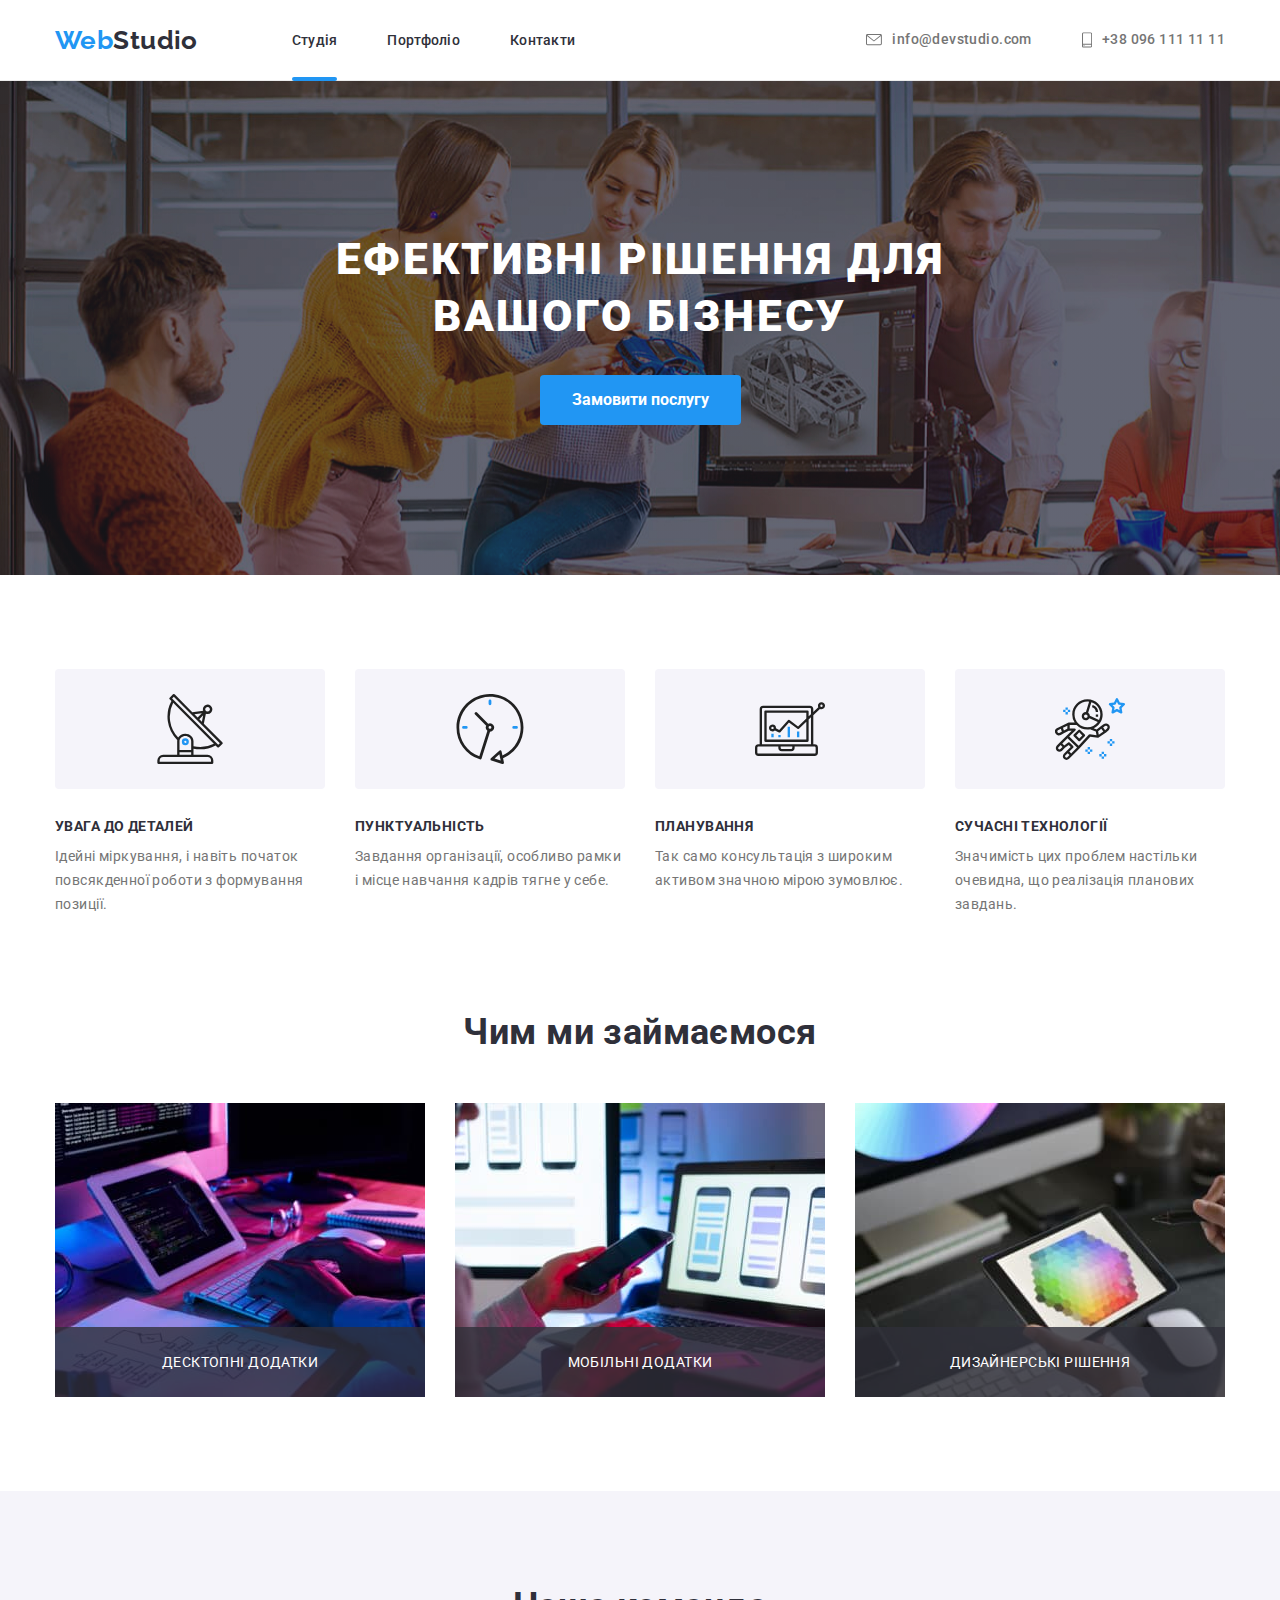
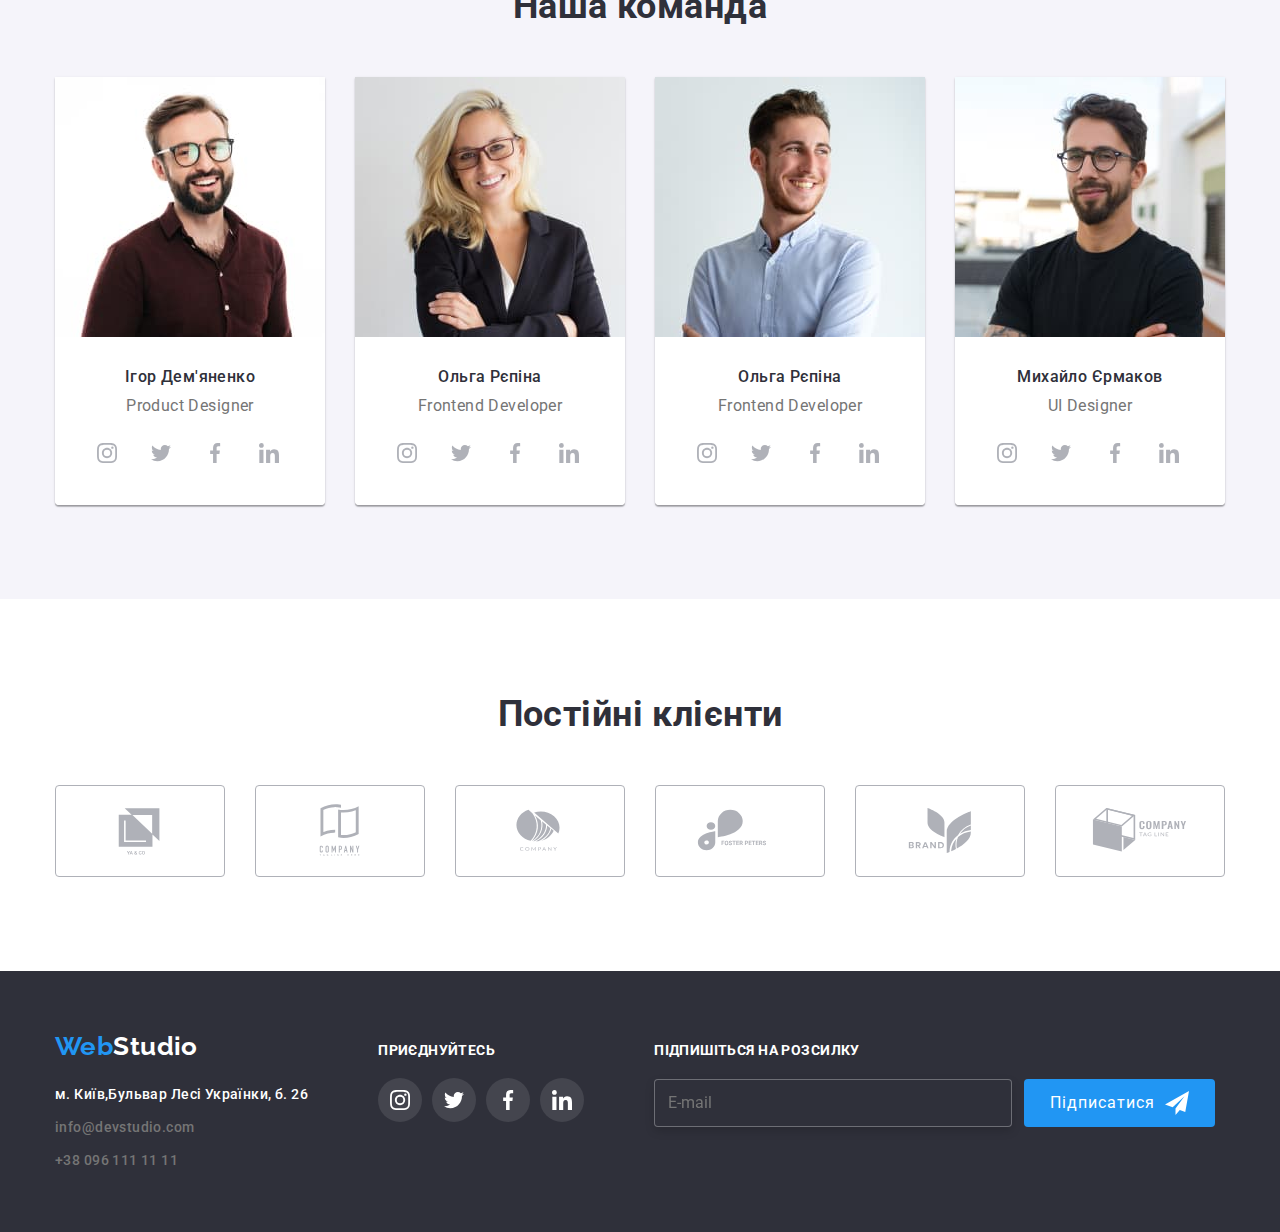
<file: index.html>
<!DOCTYPE html>
<html lang="uk">
  <head>
    <meta charset="UTF-8" />
    <meta http-equiv="X-UA-Compatible" content="IE=edge" />
    <meta name="viewport" content="width=device-width, initial-scale=1.0" />
    <link
      rel="stylesheet"
      href="https://cdnjs.cloudflare.com/ajax/libs/modern-normalize/1.1.0/modern-normalize.min.css"
      />
    <link rel="stylesheet" href="./css/main.min.css" />
    <title>Студія</title>
  </head>
  <body>
    <header class="page-header">
      <div class="container page-header__container">
        <a class="logo page-header__logo" href="./index.html"><span>Web</span>Studio</a>
        <nav class="navigation page-header__navigation">
          <ul class="menu">
            <li class="menu__item">
              <a class="menu__links menu__links--current" href="./index.html">Студія</a>
            </li>
            <li class="menu__item">
              <a class="menu__links " href="./portfolio.html">Портфоліо</a>
            </li>
            <li class="menu__item"><a class="menu__links " href="#">Контакти</a></li>
          </ul>
        </nav>
        <ul class="contacts">
          <li class="contacts__item">
            <a class="contacts__links" href="mailto:info@devstudio.com"><svg
                class="contacts__icons" width="16" height="12">
                <use href="./images/icons.svg#icon-envelope"></use>
              </svg>info@devstudio.com</a>
          </li>
          <li class="contacts__item">
            <a class="contacts__links" href="tel:380961111111"> <svg
                class="contacts__icons"
                width="10" height="16">
                <use href="./images/icons.svg#icon-smartphone"></use>
              </svg>+38 096 111 11 11</a>
          </li>
        </ul>
      </div>
    </header>
    <main>
      <section class="hero">
        <h1 class="hero-heading">Ефективні рішення для вашого бізнесу</h1>
        <button data-modal-open class="button hero__button" type="button">Замовити
          послугу</button>
      </section>

      <section class="information">
        <div class="container information__container">
          <h2 class="information-heading">Загальна інформація</h2>
          <ul class="info">
            <li class="info__item">
              <div class="info-img">
                <svg class="info-img__icons">
                  <use href="./images/icons.svg#icon-antenna-1"></use>
                </svg>
              </div>
              <h3 class="info-title">УВАГА ДО ДЕТАЛЕЙ</h3>
              <p class="info-text">
                Ідейні міркування, і навіть початок повсякденної роботи з
                формування позиції.
              </p>
            </li>
            <li class="info__item">
              <div class="info-img">
                <svg class="info-img__icons">
                  <use href="./images/icons.svg#icon-clock-1"></use>
                </svg>
              </div>
              <h3 class="info-title">ПУНКТУАЛЬНІСТЬ</h3>
              <p class="info-text">
                Завдання організації, особливо рамки і місце навчання кадрів
                тягне у себе.
              </p>
            </li>
            <li class="info__item">
              <div class="info-img">
                <svg class="info-img__icons">
                  <use href="./images/icons.svg#icon-diagram-1"></use>
                </svg>
              </div>
              <h3 class="info-title">ПЛАНУВАННЯ</h3>
              <p class="info-text">
                Так само консультація з широким активом значною мірою
                зумовлює.
              </p>
            </li>
            <li class="info__item">
              <div class="info-img">
                <svg class="info-img__icons">
                  <use href="./images/icons.svg#icon-astronaut-1"></use>
                </svg>
              </div>
              <h3 class="info-title">СУЧАСНІ ТЕХНОЛОГІЇ</h3>
              <p class="info-text">
                Значимість цих проблем настільки очевидна, що реалізація
                планових завдань.
              </p>
            </li>
          </ul>
        </div>
      </section>


      <section class="work">
        <div class="container work__container">
          <h2 class="work-heading">Чим ми займаємося</h2>
          <ul class="photos">
            <li class="photos__item">
              <img
                src="./images/b.jpg"
                alt="написання коду"
                width="370"
                height="294"
                />
              <div class="photos__overlay"><p>Десктопні додатки</p></div>
            </li>
            <li class="photos__item">
              <img
                src="./images/img.jpg"
                alt="робота з дизайном"
                width="370"
                height="294"
                />
              <div class="photos__overlay"><p>Мобільні додатки</p></div>
            </li>
            <li class="photos__item">
              <img
                src="./images/img2.jpg"
                alt="палітра колорів"
                width="370"
                height="294"
                />
              <div class="photos__overlay"><p>Дизайнерські рішення</p></div>
            </li>
          </ul>
        </div>
      </section>



      <section class="workers">
        <div class="container">
          <h2 class="workers-heading">Наша команда</h2>
          <ul class="grid">
            <li class="grid-card">
              <article class="worker">
                <img
                  src="./images/img:1.jpg"
                  alt="молодий чоловік в окулярах"
                  width="270"
                  height="260"
                  class="worker__inmage"
                  />
                <div class="private">
                  <h3 class="private__name">Ігор Дем'яненко</h3>
                  <p class="private__job">Product Designer</p>
                  <ul class="social">
                    <li><a class="social__links"
                        href="https://www.instagram.com/"><svg
                          class="social__icons ">
                          <use href="./images/icons.svg#icon-instagram-2"></use>
                        </svg></a></li>
                    <li><a class="social__links" href="https://twitter.com/"><svg
                          class="social__icons">
                          <use href="./images/icons.svg#icon-twitter-1"></use>
                        </svg></a></li>
                    <li><a class="social__links"
                        href="hhttps://www.facebook.com/"><svg
                          class="social__icons">
                          <use href="./images/icons.svg#icon-facebook-1"></use>
                        </svg></a></li>
                    <li><a class="social__links"
                        href="https://www.linkedin.com/feed/"><svg
                          class="social__icons">
                          <use href="./images/icons.svg#icon-linkedin-1"></use>
                        </svg></a></li>
                  </ul>
                </div>
              </article>
            </li>
            <li class="grid-card">
              <article class="worker">
                <img
                  src="./images/im2.jpg"
                  alt="дівчина робітник фронт"
                  width="270"
                  height="260"
                  class="worker__inmage"
                  />
                <div class="private">
                  <h3 class="private__name">Ольга Рєпіна</h3>
                  <p class="private__job">Frontend Developer</p>

                  <ul class="social">
                    <li><a class="social__links"
                        href="https://www.instagram.com/"><svg
                          class="social__icons ">
                          <use href="./images/icons.svg#icon-instagram-2"></use>
                        </svg></a></li>
                    <li><a class="social__links" href="https://twitter.com/"><svg
                          class="social__icons">
                          <use href="./images/icons.svg#icon-twitter-1"></use>
                        </svg></a></li>
                    <li><a class="social__links"
                        href="hhttps://www.facebook.com/"><svg
                          class="social__icons">
                          <use href="./images/icons.svg#icon-facebook-1"></use>
                        </svg></a></li>
                    <li><a class="social__links"
                        href="https://www.linkedin.com/feed/"><svg
                          class="social__icons">
                          <use href="./images/icons.svg#icon-linkedin-1"></use>
                        </svg></a></li>
                  </ul>
                </div>
              </article>
            </li>
            <li class="grid-card">
              <article class="worker">
                <img
                  src="./images/im3.jpg"
                  alt="хлопець з маркентгу"
                  width="270"
                  height="260"
                  class="worker__inmage"
                  />
                <div class="private">
                  <h3 class="private__name">Ольга Рєпіна</h3>
                  <p class="private__job">Frontend Developer</p>

                  <ul class="social">
                    <li><a class="social__links"
                        href="https://www.instagram.com/"><svg
                          class="social__icons ">
                          <use href="./images/icons.svg#icon-instagram-2"></use>
                        </svg></a></li>
                    <li><a class="social__links" href="https://twitter.com/"><svg
                          class="social__icons">
                          <use href="./images/icons.svg#icon-twitter-1"></use>
                        </svg></a></li>
                    <li><a class="social__links"
                        href="hhttps://www.facebook.com/"><svg
                          class="social__icons">
                          <use href="./images/icons.svg#icon-facebook-1"></use>
                        </svg></a></li>
                    <li><a class="social__links"
                        href="https://www.linkedin.com/feed/"><svg
                          class="social__icons">
                          <use href="./images/icons.svg#icon-linkedin-1"></use>
                        </svg></a></li>
                  </ul>
                </div>
              </article>
            </li>
            <li class="grid-card">
              <article class="worker">
                <img
                  src="./images/im4.jpg"
                  alt="молодий чоловік в окулярах UI"
                  width="270"
                  height="260"
                  class="worker__inmage"
                  />
                <div class="private">
                  <h3 class="private__name">Михайло Єрмаков</h3>
                  <p class="private__job">UI Designer</p>
                  <ul class="social">
                    <li><a class="social__links"
                        href="https://www.instagram.com/"><svg
                          class="social__icons ">
                          <use href="./images/icons.svg#icon-instagram-2"></use>
                        </svg></a></li>
                    <li><a class="social__links" href="https://twitter.com/"><svg
                          class="social__icons">
                          <use href="./images/icons.svg#icon-twitter-1"></use>
                        </svg></a></li>
                    <li><a class="social__links"
                        href="hhttps://www.facebook.com/"><svg
                          class="social__icons">
                          <use href="./images/icons.svg#icon-facebook-1"></use>
                        </svg></a></li>
                    <li><a class="social__links"
                        href="https://www.linkedin.com/feed/"><svg
                          class="social__icons">
                          <use href="./images/icons.svg#icon-linkedin-1"></use>
                        </svg></a></li>
                  </ul>
                </div>
              </article>
            </li>
          </ul>
        </div>
      </section>
    </main>
    <section class="clients">
      <div class="container">
        <h2 class="clients-heading">Постійні клієнти</h2>
        <ul class="clients-list">
          <li class="clients-list__item"><a class="clients-list__link" href="#"><svg class="clients-list__icons">
                <use href="./images/icons.svg#icon-l1"></use>
              </svg></a></li>
          <li class="clients-list__item"><a class="clients-list__link" href="#"><svg class="clients-list__icons">
                <use href="./images/icons.svg#icon-l2"></use>
              </svg></a></li>
          <li class="clients-list__item"><a class="clients-list__link" href="#"><svg class="clients-list__icons">
                <use href="./images/icons.svg#icon-l3"></use>
              </svg></a></li>
          <li class="clients-list__item"><a class="clients-list__link" href="#"><svg class="clients-list__icons">
                <use href="./images/icons.svg#icon-l4"></use>
              </svg></a></li>
          <li class="clients-list__item"><a class="clients-list__link" href="#"><svg class="clients-list__icons">
                <use href="./images/icons.svg#icon-l5"></use>
              </svg></a></li>
          <li class="clients-list__item"><a class="clients-list__link" href="#"><svg class="clients-list__icons">
                <use href="./images/icons.svg#icon-l6"></use>
              </svg></a></li>
        </ul>
      </div>
    </section>
    <footer class="page-footer">
      <div class="container page-footer__container">
        <div class="left-footer">
          <a class="logo page-footer__logo" href="./index.html"><span>Web</span>Studio</a>
          <address>
            <ul class="footer-info">
              <li class="footer-info__item">
                <a
                  class="footer-info__links"
                  href=" https://goo.gl/maps/tbmbM4fvrWX6sfsx7">
                  м. Київ,Бульвар Лесі Українки, б. 26</a>
              </li>
              <li class="footer-info__item">
                <a class=" footer-info__links footer-info__links--contacts" href="info@devstudio.com">info@devstudio.com</a>
              </li>
              <li class="footer-info__item">
                <a class="footer-info__links footer-info__links--contacts" href="tel:380961111111">+38 096 111 11
                  11</a>
              </li>
            </ul>
          </address>
        </div>
        <div class="middle-footer">
          <h3 class="middle-footer__heading">Приєднуйтесь</h3>
          <ul class="social">
            <li class="social__item"><a class="social__links social__links--footer" href="https://www.instagram.com/"><svg
                  class="social__icons">
                  <use href="./images/icons.svg#icon-instagram-2"></use>
                </svg></a></li>
            <li class="social__item"><a class="social__links social__links--footer" href="https://twitter.com/"><svg
                  class="social__icons">
                  <use href="./images/icons.svg#icon-twitter-1"></use>
                </svg></a></li>
            <li class="social__item"><a class="social__links social__links--footer" href="hhttps://www.facebook.com/"><svg
                  class="social__icons">
                  <use href="./images/icons.svg#icon-facebook-1"></use>
                </svg></a></li>
            <li class="social__item"><a class="social__links social__links--footer" href="https://www.linkedin.com/feed/"><svg
                  class="social__icons">
                  <use href="./images/icons.svg#icon-linkedin-1"></use>
                </svg></a></li>
          </ul>
        </div>
        <div class="right-footer">
          <h3 class="right-footer__heading">Підпишіться на розсилку</h3>
          <form class="signup-form">
            <input class="signup-form__input" type="email" name="f-email"
              placeholder="E-mail" />
            <button class="button signup-form__button" type="submit"><span class="button__label">Підписатися</span><svg
                class="button__icon">
                <use href="./images/icons.svg#icon-icon-send"></use>
              </svg></button>
          </form>
        </div>
      </div>
    </footer>
    <div class="backdrop is-hidden" data-modal>
      <div class="modal">
        <button data-modal-close class="modal-button"><svg
            class="modal-button__icons">
            <use href="./images/icons.svg#icon-cross"></use></svg></button>
        <form class="modal-form">
          <h3 class="modal-form__heading">Залиште свої дані, ми вам
            передзвонимо</h3>
          <label class="modal-form__label" for="user_name">Ім'я
            <input class="modal-form__input" type="text" name="name"
              id="user_name">
            <svg class="modal-form__icons">
              <use href="./images/icons.svg#icon-phone-black-18dp-1"></use></svg>
          </label>
          <label class="modal-form__label" for="user_telephone">Телефон
            <input class="modal-form__input" type="tel" name="telephone"
              id="user_telephone">
            <svg class="modal-form__icons">
              <use href="./images/icons.svg#icon-person-black-18dp-1"></use></svg>
          </label>
          <label class="modal-form__label" for="user_email">Пошта
            <input class="modal-form__input" type="email" name="email"
              id="user_email">
            <svg class="modal-form__icons">
              <use href="./images/icons.svg#icon-Vector"></use></svg>
          </label>
          <label class="modal-form__label" for="comment">Коментар
            <textarea class="modal-form__comment" name="comment" id="comment"
              rows="8"
              placeholder="Введіть текст"></textarea>
          </label>

          <div class="terms">
            <label class="checkbox-label">
              <input class="checkbox" type="checkbox" name="topic"
                value=""/>
              <span class="check-icon"></span><span>Погоджуюся з розсилкою
                та приймаю</span>
            </label>
            <a class="modal-terms">Умови договору</a>
          </div>
          <button class="modal-button__submit" type="submit">Відправити</button>
        </form>
      </div>
    </div>
    <script src="./js/modal.js"></script>
    
  </body>
</html>
</file>
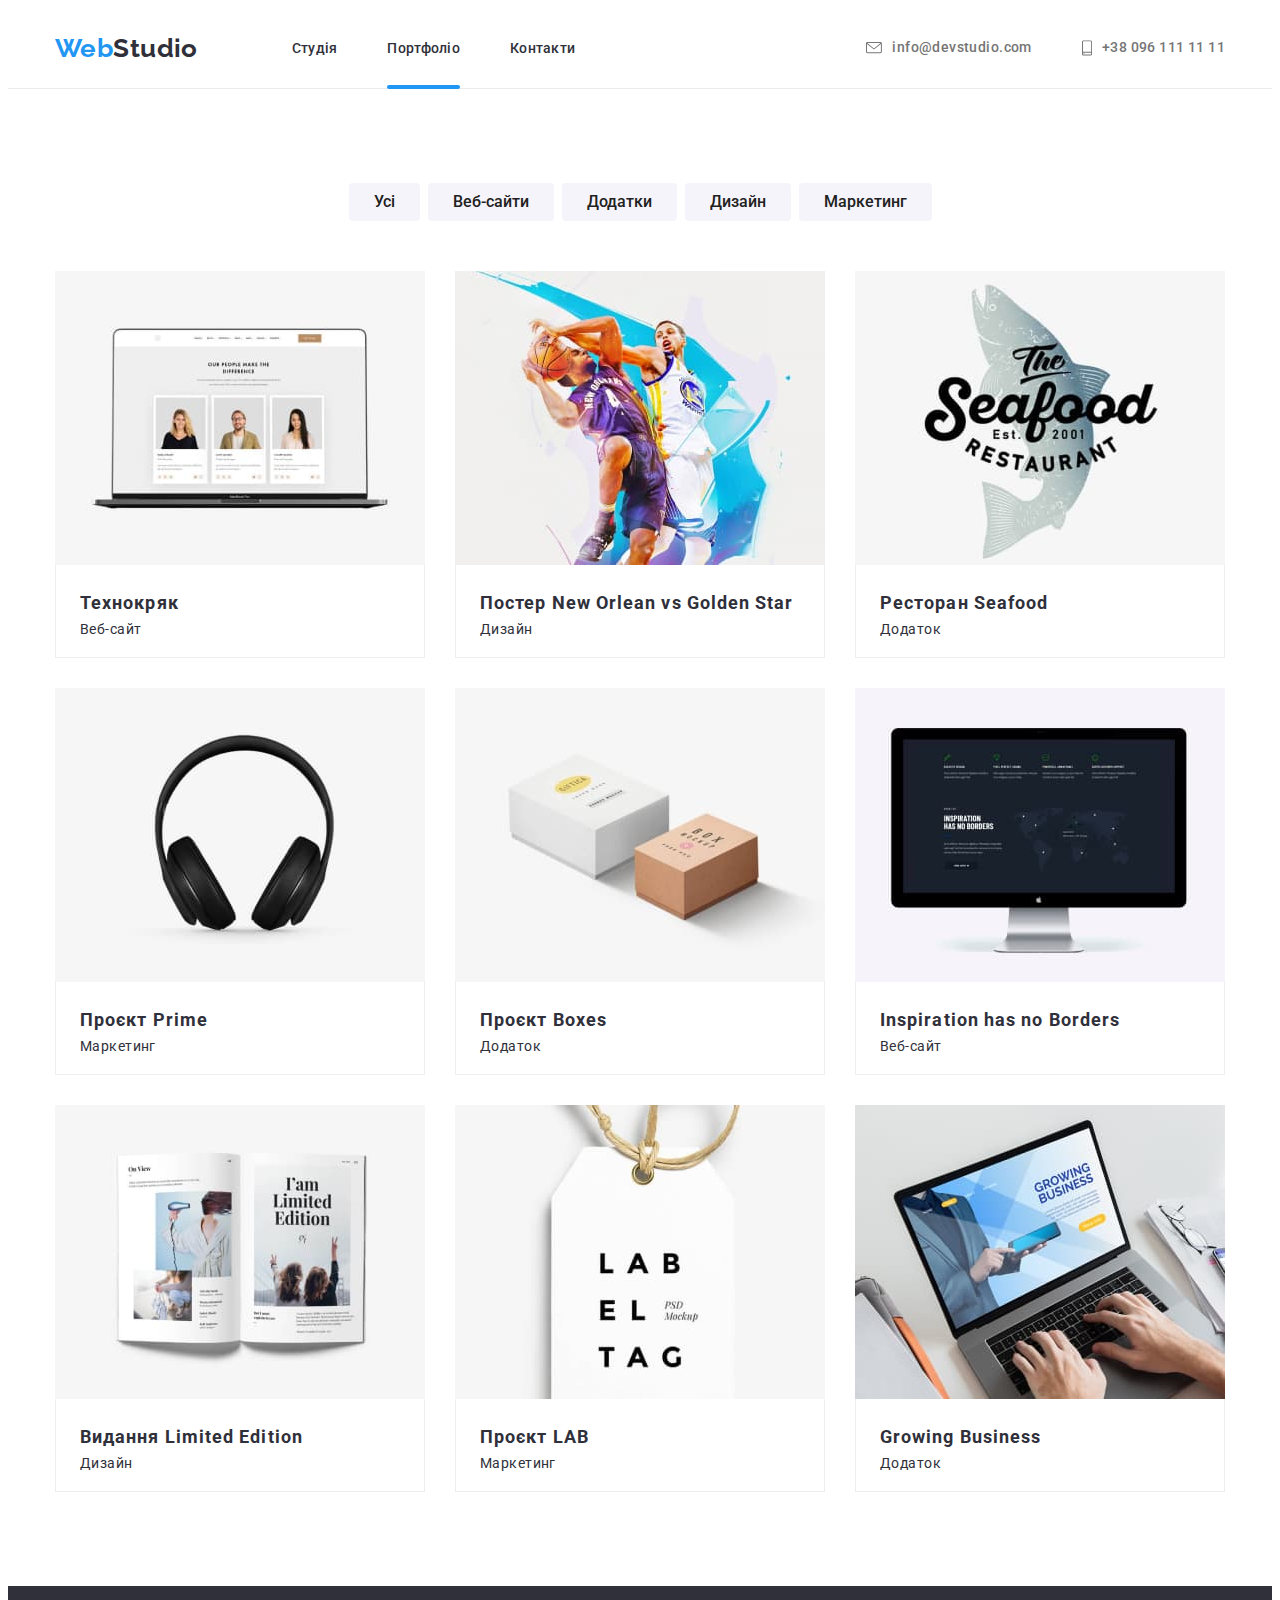
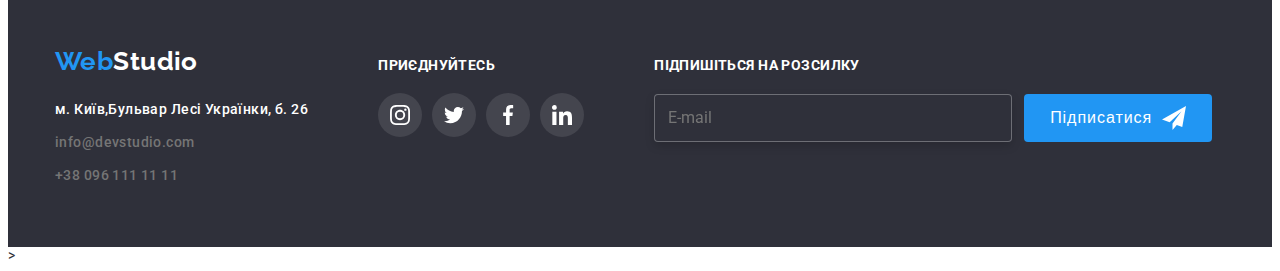
<file: portfolio.html>
<!DOCTYPE html>
<html lang="uk">
  <head>
    <meta charset="UTF-8" />
    <meta http-equiv="X-UA-Compatible" content="IE=edge" />
    <meta name="viewport" content="width=device-width, initial-scale=1.0" />
    <link rel="stylesheet" href="./css/main.min.css" />
    <title>Портфоліо</title>
  </head>
  <body>
    <header class="page-header">
      <div class="container page-header__container">
        <a class="logo page-header__logo" href="./index.html"><span>Web</span>Studio</a>
        <nav class="navigation page-header__navigation">
          <ul class="menu">
            <li class="menu__item">
              <a class="menu__links " href="./index.html">Студія</a>
            </li>
            <li class="menu__item">
              <a class="menu__links menu__links--current " href="./portfolio.html">Портфоліо</a>
            </li>
            <li class="menu__item"><a class="menu__links " href="#">Контакти</a></li>
          </ul>
        </nav>
        <ul class="contacts">
          <li class="contacts__item">
            <a class="contacts__links" href="mailto:info@devstudio.com"><svg
                class="contacts__icons" width="16" height="12">
                <use href="./images/icons.svg#icon-envelope"></use>
              </svg>info@devstudio.com</a>
          </li>
          <li class="contacts__item">
            <a class="contacts__links" href="tel:380961111111"> <svg
                class="contacts__icons"
                width="10" height="16">
                <use href="./images/icons.svg#icon-smartphone"></use>
              </svg>+38 096 111 11 11</a>
          </li>
        </ul>
      </div>
    </header>
    <main>
      <section class="portfolio">
        <div class="container">
          <h1 class="portfolio__heading">Портфоліо компаії</h1>
          <ul class="filter">
            <li class="filter__item"><button class="btn-ex" type="button">Усі</button></li>
            <li class="filter__item"><button class="btn-ex" type="button">Веб-сайти</button></li>
            <li class="filter__item"><button class="btn-ex" type="button">Додатки</button></li>
            <li class="filter__item"><button class="btn-ex" type="button">Дизайн</button></li>
            <li class="filter__item"><button class="btn-ex" type="button">Маркетинг</button></li>
          </ul>

          <ul class="gallary">
            <li class="gallary__item">
              <div class="gallary__img"><img
                  src="./images/ex1.jpg"
                  alt="головна сторінка сайту"
                  width="370"
                  height="294"
                  /><div class="ex-overlay">Ресурс пропонує комплексні
                  пропозиції з різним рівнем функціоналу та сервісів. Все це
                  дозволить відвідувачу отримати вичерпні відомості про компанію
                  чи приватну особу.</div>
              </div>

              <div class="product">
                <h3 class="product__name">Технокряк</h3>
                <p class="product__info">Веб-сайт</p>
              </div>
            </li>
            <li class="gallary__item">
              <div class="gallary__img">
                <img
                  src="./images/ex2.jpg"
                  alt="постер баскетбольного матчу"
                  width="370"
                  height="294"
                  /><div class="ex-overlay">Ресурс пропонує комплексні
                  пропозиції з різним рівнем функціоналу та сервісів. Все це
                  дозволить відвідувачу отримати вичерпні відомості про компанію
                  чи приватну особу.</div>
              </div>
              <div class="product">
                <h3 class="product__name">Постер New Orlean vs Golden Star</h3>
                <p class="product__info">Дизайн</p>
              </div>
            </li>
            <li class="gallary__item">
              <div class="gallary__img"><img
                  src="./images/ex3.jpg"
                  alt="лого ресторану"
                  width="370"
                  height="294"
                  /><div class="ex-overlay">Ресурс пропонує комплексні
                  пропозиції
                  з різним рівнем функціоналу та сервісів. Все це дозволить
                  відвідувачу отримати вичерпні відомості про компанію чи
                  приватну
                  особу.</div></div>
              <div class="product">
                <h3 class="product__name">Ресторан Seafood</h3>
                <p class="product__info">Додаток</p>
              </div>
            </li>
            <li class="gallary__item">
              <div class="gallary__img"> <img
                  src="./images/ex4.jpg"
                  alt="безпровідні навушники"
                  width="370"
                  height="294"
                  /><div class="ex-overlay">Ресурс пропонує комплексні
                  пропозиції
                  з різним рівнем функціоналу та сервісів. Все це дозволить
                  відвідувачу отримати вичерпні відомості про компанію чи
                  приватну
                  особу.</div></div>
              <div class="product">
                <h3 class="product__name">Проєкт Prime</h3>
                <p class="product__info">Маркетинг</p>
              </div>
            </li>
            <li class="gallary__item">
              <div class="gallary__img"> <img
                  src="./images/ex5.jpg"
                  alt="фото дизайну коробок"
                  width="370"
                  height="294"
                  /><div class="ex-overlay">Ресурс пропонує комплексні
                  пропозиції
                  з різним рівнем функціоналу та сервісів. Все це дозволить
                  відвідувачу отримати вичерпні відомості про компанію чи
                  приватну
                  особу.</div></div>
              <div class="product">
                <h3 class="product__name">Проєкт Boxes</h3>
                <p class="product__info">Додаток</p>
              </div>
            </li>
            <li class="gallary__item">
              <div class="gallary__img"><img
                  src="./images/ex6.jpg"
                  alt="дизайн сайту"
                  width="370"
                  height="294"
                  /><div class="ex-overlay">Ресурс пропонує комплексні
                  пропозиції
                  з різним рівнем функціоналу та сервісів. Все це дозволить
                  відвідувачу отримати вичерпні відомості про компанію чи
                  приватну
                  особу.</div></div>
              <div class="product">
                <h3 class="product__name">Inspiration has no Borders</h3>
                <p class="product__info">Веб-сайт</p>
              </div>
            </li>
            <li class="gallary__item">
              <div class="gallary__img"> <img
                  src="./images/ex7.jpg"
                  alt="дизайн розгортки журналу"
                  width="370"
                  height="294"
                  /><div class="ex-overlay">Ресурс пропонує комплексні
                  пропозиції
                  з різним рівнем функціоналу та сервісів. Все це дозволить
                  відвідувачу отримати вичерпні відомості про компанію чи
                  приватну
                  особу.</div></div>
              <div class="product">
                <h3 class="product__name">Видання Limited Edition</h3>
                <p class="product__info">Дизайн</p>
              </div>
            </li>
            <li class="gallary__item">
              <div class="gallary__img"> <img
                  src="./images/ex8.jpg"
                  alt="дизайн лого"
                  width="370"
                  height="294"
                  /><div class="ex-overlay">Ресурс пропонує комплексні
                  пропозиції
                  з різним рівнем функціоналу та сервісів. Все це дозволить
                  відвідувачу отримати вичерпні відомості про компанію чи
                  приватну
                  особу.</div></div>
              <div class="product">
                <h3 class="product__name">Проєкт LAB</h3>
                <p class="product__info">Маркетинг</p>
              </div>
            </li>
            <li class="gallary__item">
              <div class="gallary__img"><img
                src="./images/ex9.jpg"
                alt="сторинка сайту"
                width="370"
                height="294"
                /><div class="ex-overlay">Ресурс пропонує комплексні пропозиції
                  з різним рівнем функціоналу та сервісів. Все це дозволить
                  відвідувачу отримати вичерпні відомості про компанію чи
                  приватну
                  особу.</div></div>
              <div class="product">
                <h3 class="product__name">Growing Business</h3>
                <p class="product__info">Додаток</p>
              </div>
            </li>
          </ul>
        </div>
      </section>
    </main>

    <footer class="page-footer">
      <div class="container page-footer__container">
        <div class="left-footer">
          <a class="logo page-footer__logo" href="./index.html"><span>Web</span>Studio</a>
          <address>
            <ul class="footer-info">
              <li class="footer-info__item">
                <a
                  class="footer-info__links"
                  href=" https://goo.gl/maps/tbmbM4fvrWX6sfsx7">
                  м. Київ,Бульвар Лесі Українки, б. 26</a>
              </li>
              <li class="footer-info__item">
                <a class="footer-info__links footer-info__links--contacts" href="info@devstudio.com">info@devstudio.com</a>
              </li>
              <li class="footer-info__item">
                <a class=" footer-info__links footer-info__links--contacts" href="tel:380961111111">+38 096 111 11
                  11</a>
              </li>
            </ul>
          </address>
        </div>
        <div class="middle-footer">
          <h3 class="middle-footer__heading">Приєднуйтесь</h3>
          <ul class="social">
            <li class="social__item"><a class="social__links social__links--footer" href="https://www.instagram.com/"><svg
                  class="social__icons">
                  <use href="./images/icons.svg#icon-instagram-2"></use>
                </svg></a></li>
            <li class="social__item"><a class="social__links social__links--footer" href="https://twitter.com/"><svg
                  class="social__icons">
                  <use href="./images/icons.svg#icon-twitter-1"></use>
                </svg></a></li>
            <li class="social__item"><a class="social__links social__links--footer" href="hhttps://www.facebook.com/"><svg
                  class="social__icons">
                  <use href="./images/icons.svg#icon-facebook-1"></use>
                </svg></a></li>
            <li class="social__item"><a class="social__links social__links--footer" href="https://www.linkedin.com/feed/"><svg
                  class="social__icons">
                  <use href="./images/icons.svg#icon-linkedin-1"></use>
                </svg></a></li>
          </ul>
        </div>
        <div class="right-footer">
          <h3 class="right-footer__heading">Підпишіться на розсилку</h3>
          <form class="signup-form">
            <input class="signup-form__input" type="email" name="f-email"
              placeholder="E-mail" />
            <button class="button signup-form__button" type="submit"><span class="button__label">Підписатися</span><svg
                class="button__icon">
                <use href="./images/icons.svg#icon-icon-send"></use>
              </svg></button>
          </form>
        </div>
      </div>
    </footer>>
  </body>
</html>
</file>
<file: css/main.min.css>
@import"https://fonts.googleapis.com/css2?family=Roboto:wght@100;300;400;500;700;900&display=swap";@import"https://fonts.googleapis.com/css2?family=Raleway:wght@100;300;400;500;700;900&display=swap";:root{--main-color:#2f303a;--second-color: #757575;--acenct-color: #ffffff;--active-color: #2196f3}.container{width:1200px;margin-left:auto;margin-right:auto;padding-left:15px;padding-right:15px}html{-webkit-box-sizing:border-box;box-sizing:border-box}*,*::before,*::after{-webkit-box-sizing:inherit;box-sizing:inherit}body{font-family:"Roboto";color:var(--main-color);font-size:14px;letter-spacing:.03em}img{display:block;max-width:100%;height:auto}h1,h2,h3,h4,h5,h6,p{margin:0}ul{list-style:none;margin:0;padding:0}.page-header{border-bottom:1px solid #ececec}.page-header__container{display:-webkit-box;display:-ms-flexbox;display:flex;-webkit-box-align:center;-ms-flex-align:center;align-items:center}.page-header__container__navigation{display:-webkit-box;display:-ms-flexbox;display:flex}.page-header .page-header__logo{display:-webkit-box;display:-ms-flexbox;display:flex;font-family:"Raleway";font-size:26px;font-weight:700;color:var(--main-color);text-decoration:none;line-height:1.19;text-transform:capitalize;margin-right:94px}.logo span{color:var(--active-color)}.menu{display:-webkit-box;display:-ms-flexbox;display:flex;-webkit-box-align:center;-ms-flex-align:center;align-items:center}.menu__item{margin-right:50px}.menu__item:last-child{margin-right:0}.menu__links{color:var(--main-color);text-decoration:none;font-weight:500;font-size:14px;line-height:1.14;letter-spacing:.02em;padding-top:32px;padding-bottom:32px;position:relative;-webkit-transition:color 250ms cubic-bezier(0.4, 0, 0.2, 1);transition:color 250ms cubic-bezier(0.4, 0, 0.2, 1)}.menu__links:hover,.menu__links:focus{color:var(--active-color)}.menu__links--current::after{content:"";display:block;border-radius:2px;left:0;bottom:-1px;background-color:var(--active-color);position:absolute;height:4px;width:100%}.contacts{display:-webkit-box;display:-ms-flexbox;display:flex;margin-left:auto}.contacts__item:not(:last-child){margin-right:50px}.contacts__links{display:-webkit-box;display:-ms-flexbox;display:flex;color:#757575;font-weight:500;font-size:14px;line-height:1.14;text-decoration:none;font-style:normal;padding-top:32px;padding-bottom:32px;-webkit-box-pack:justify;-ms-flex-pack:justify;justify-content:space-between;-webkit-box-align:center;-ms-flex-align:center;align-items:center;-webkit-transition:color 250ms cubic-bezier(0.4, 0, 0.2, 1);transition:color 250ms cubic-bezier(0.4, 0, 0.2, 1)}.contacts__icons{fill:currentColor;margin-right:10px}.contacts--footer{padding:0}.contacts:hover,.contacts:focus{color:var(--active-color)}h1{font-size:44px;text-align:center;width:696px;margin:0 auto}.hero{text-align:center;text-transform:uppercase;background-image:-webkit-gradient(linear, left top, left bottom, from(rgba(47, 48, 58, 0.4)), to(rgba(47, 48, 58, 0.4))),url(../images/im-hero.jpg);background-image:linear-gradient(rgba(47, 48, 58, 0.4), rgba(47, 48, 58, 0.4)),url(../images/im-hero.jpg);max-width:1600px;padding-top:150px;padding-bottom:150px;margin:0 auto}.hero-heading{color:#fff;line-height:1.3;letter-spacing:.06em;font-weight:900}.hero__button{background-color:var(--active-color);color:#fff;font-weight:700;font-size:16px;line-height:1.88;border:0;font-family:inherit;margin-top:30px;padding:10px 32px;border-radius:4px}.hero__button:hover,.hero__button:focus{cursor:pointer}.information__container{padding-top:94px}.information-heading{display:none}.info{display:-webkit-box;display:-ms-flexbox;display:flex;gap:30px}.info__item{width:auto}.info-img{display:-webkit-box;display:-ms-flexbox;display:flex;-webkit-box-align:center;-ms-flex-align:center;align-items:center;-webkit-box-pack:center;-ms-flex-pack:center;justify-content:center;background-color:#f5f4fa;width:270px;height:120px;border-radius:4px}.info-img__icons{fill:currentColor;width:70px;height:70px}.info-title{font-size:14px;line-height:1.14;text-transform:uppercase;margin-top:30px}.info-text{font-size:14px;line-height:1.7;color:#757575;margin-top:10px}.work__container{padding-top:94px;padding-bottom:94px}.work-heading{font-size:36px;line-height:1.17;text-align:center}.photos{display:-webkit-box;display:-ms-flexbox;display:flex;margin-top:50px}.photos__item{position:relative;margin-right:30px}.photos__item:last-child{margin-right:0}.photos__overlay{position:absolute;bottom:0;background-color:rgba(47,48,58,.8);color:#fff;width:100%;opacity:1;padding:27px;text-align:center;font-family:inherit;letter-spacing:.03em;text-transform:uppercase}.workers{background:#f5f4fa;padding-top:94px;padding-bottom:94px}.workers-heading{font-size:36px;line-height:1.17;text-align:center}.grid{margin-top:50px;display:-webkit-box;display:-ms-flexbox;display:flex;-webkit-box-pack:justify;-ms-flex-pack:justify;justify-content:space-between}.grid-card{width:270px;border-color:#f5f4fa;-webkit-box-shadow:0px 1px 3px rgba(0,0,0,.12),0px 1px 1px rgba(0,0,0,.14),0px 2px 1px rgba(0,0,0,.2);box-shadow:0px 1px 3px rgba(0,0,0,.12),0px 1px 1px rgba(0,0,0,.14),0px 2px 1px rgba(0,0,0,.2);border-radius:0px 0px 4px 4px}.private{background-color:#fff;padding:30px;border-radius:0px 0px 4px 4px}.private__name{font-weight:500;font-size:16px;line-height:1.19;text-align:center}.private__job{color:#757575;font-size:16px;line-height:1.19;text-align:center;margin-top:10px}.social{display:-webkit-box;display:-ms-flexbox;display:flex;gap:10px;margin-top:16px}.social__icons{fill:currentColor;width:20px;height:20px}.social__links{display:-webkit-box;display:-ms-flexbox;display:flex;color:#afb1b8;border-radius:50%;background-color:#fff;width:44px;height:44px;-webkit-box-align:center;-ms-flex-align:center;align-items:center;-webkit-box-pack:center;-ms-flex-pack:center;justify-content:center;-webkit-transition:color 250ms cubic-bezier(0.4, 0, 0.2, 1),background-color 250ms cubic-bezier(0.4, 0, 0.2, 1);transition:color 250ms cubic-bezier(0.4, 0, 0.2, 1),background-color 250ms cubic-bezier(0.4, 0, 0.2, 1)}.social__links:hover{color:#fff;background-color:var(--active-color);cursor:pointer;outline:none}.social__links:focus{color:#fff;background-color:var(--active-color);cursor:pointer;outline:none}.social__links--footer{background-color:rgba(255,255,255,.1);color:#fff}.clients{padding-top:94px;padding-bottom:94px}.clients-heading{font-family:"Roboto";font-style:normal;font-weight:700;font-size:36px;line-height:42px;text-align:center}.clients-list{margin-top:50px;display:-webkit-box;display:-ms-flexbox;display:flex;-webkit-box-pack:justify;-ms-flex-pack:justify;justify-content:space-between}.clients-list__link{display:-webkit-box;display:-ms-flexbox;display:flex;color:#afb1b8;width:170px;height:92px;background-color:#fff;-webkit-box-align:center;-ms-flex-align:center;align-items:center;-webkit-box-pack:center;-ms-flex-pack:center;justify-content:center;border:1px solid #afb1b8;border-radius:4px;-webkit-transition:color 250ms cubic-bezier(0.4, 0, 0.2, 1),border-color 250ms cubic-bezier(0.4, 0, 0.2, 1);transition:color 250ms cubic-bezier(0.4, 0, 0.2, 1),border-color 250ms cubic-bezier(0.4, 0, 0.2, 1)}.clients-list__link:hover{color:var(--active-color);border-color:var(--active-color);outline:none}.clients-list__link:focus{color:var(--active-color);border-color:var(--active-color);outline:none}.clients-list__icons{fill:currentColor;width:106px;height:60px}.portfolio__heading{display:none}.portfolio{padding-top:94px;padding-bottom:94px}.filter{display:-webkit-box;display:-ms-flexbox;display:flex;-webkit-box-pack:center;-ms-flex-pack:center;justify-content:center}.filter__item{margin-right:8px}.filter__item:last-child{margin-right:0}.btn-ex{color:#212121;background-color:#f5f4fa;font-weight:500;font-size:16px;line-height:1.6;text-align:center;border:0;font-family:inherit;padding:6px 25px;border-radius:4px;-webkit-transition:color 250ms cubic-bezier(0.4, 0, 0.2, 1),background-color 250ms cubic-bezier(0.4, 0, 0.2, 1),-webkit-box-shadow 250ms cubic-bezier(0.4, 0, 0.2, 1);transition:color 250ms cubic-bezier(0.4, 0, 0.2, 1),background-color 250ms cubic-bezier(0.4, 0, 0.2, 1),-webkit-box-shadow 250ms cubic-bezier(0.4, 0, 0.2, 1);transition:color 250ms cubic-bezier(0.4, 0, 0.2, 1),background-color 250ms cubic-bezier(0.4, 0, 0.2, 1),box-shadow 250ms cubic-bezier(0.4, 0, 0.2, 1);transition:color 250ms cubic-bezier(0.4, 0, 0.2, 1),background-color 250ms cubic-bezier(0.4, 0, 0.2, 1),box-shadow 250ms cubic-bezier(0.4, 0, 0.2, 1),-webkit-box-shadow 250ms cubic-bezier(0.4, 0, 0.2, 1)}.btn-ex:hover,.btn-ex:focus{color:#fff;background-color:var(--active-color);cursor:pointer;-webkit-box-shadow:0px 3px 1px rgba(0,0,0,.1),0px 1px 2px rgba(0,0,0,.08),0px 2px 2px rgba(0,0,0,.12);box-shadow:0px 3px 1px rgba(0,0,0,.1),0px 1px 2px rgba(0,0,0,.08),0px 2px 2px rgba(0,0,0,.12)}.gallary{margin-top:50px;display:-webkit-box;display:-ms-flexbox;display:flex;-ms-flex-wrap:wrap;flex-wrap:wrap;gap:30px}.gallary__item{width:auto}.gallary__item:hover{-webkit-box-shadow:0px 1px 1px rgba(0,0,0,.12),0px 4px 4px rgba(0,0,0,.06),1px 4px 6px rgba(0,0,0,.16);box-shadow:0px 1px 1px rgba(0,0,0,.12),0px 4px 4px rgba(0,0,0,.06),1px 4px 6px rgba(0,0,0,.16);cursor:pointer;-webkit-transition:-webkit-box-shadow 250ms cubic-bezier(0.4, 0, 0.2, 1);transition:-webkit-box-shadow 250ms cubic-bezier(0.4, 0, 0.2, 1);transition:box-shadow 250ms cubic-bezier(0.4, 0, 0.2, 1);transition:box-shadow 250ms cubic-bezier(0.4, 0, 0.2, 1), -webkit-box-shadow 250ms cubic-bezier(0.4, 0, 0.2, 1)}.gallary__img{position:relative;overflow:hidden}.ex-overlay{position:absolute;background-color:rgba(33,150,243,.9);color:#fff;width:100%;opacity:1;top:0;padding:63px 24px;font-family:inherit;letter-spacing:.03em;font-size:18px;font-weight:400;line-height:1.6;-webkit-transform:translateY(100%);transform:translateY(100%);-webkit-transition:-webkit-transform 250ms cubic-bezier(0.4, 0, 0.2, 1);transition:-webkit-transform 250ms cubic-bezier(0.4, 0, 0.2, 1);transition:transform 250ms cubic-bezier(0.4, 0, 0.2, 1);transition:transform 250ms cubic-bezier(0.4, 0, 0.2, 1), -webkit-transform 250ms cubic-bezier(0.4, 0, 0.2, 1)}.gallary__item:hover .ex-overlay{-webkit-transform:translateY(0);transform:translateY(0)}.product{padding:20px 24px;border:1px solid #eee;border-top:0}.product__name{font-size:18px;line-height:2;letter-spacing:.06em}.product___info{font-size:16px;line-height:1.88;color:#757575;margin-top:4px}.page-footer{background-color:var(--main-color);line-height:24px;padding-top:60px;padding-bottom:60px}.page-footer__logo{display:block;color:#fff;font-family:"Raleway";font-style:normal;font-weight:700;font-size:26px;line-height:1.19;text-decoration:none;margin-bottom:20px}.page-footer__container{display:-webkit-box;display:-ms-flexbox;display:flex;-webkit-box-align:baseline;-ms-flex-align:baseline;align-items:baseline;gap:70px}.footer-info__links{color:#fff;font-weight:500;font-size:14px;line-height:1.14;text-decoration:none;font-style:normal}.footer-info__links--contacts{color:#757575;text-decoration:none;font-style:normal}.footer-info__item:not(:first-child){margin-top:9px}.middle-footer__heading{font-family:"Roboto";font-weight:700;font-size:14px;line-height:16px;letter-spacing:.03em;text-transform:uppercase;color:#fff;margin-bottom:20px}.right-footer__heading{font-family:"Roboto";font-weight:700;font-size:14px;text-transform:uppercase;line-height:1.14;letter-spacing:.03em;color:#fff;margin-bottom:20px}.signup-form{display:-webkit-box;display:-ms-flexbox;display:flex;-webkit-box-align:center;-ms-flex-align:center;align-items:center;gap:12px}.signup-form__input{padding:13px;-webkit-box-align:center;-ms-flex-align:center;align-items:center;line-height:20px;font-size:16px;font-family:inherit;border:1px solid rgba(255,255,255,.3);-webkit-filter:drop-shadow(0px 4px 4px rgba(0, 0, 0, 0.15));filter:drop-shadow(0px 4px 4px rgba(0, 0, 0, 0.15));border-radius:4px;background-color:var(--main-color);width:358px;-webkit-transition:border 250ms cubic-bezier(0.4, 0, 0.2, 1);transition:border 250ms cubic-bezier(0.4, 0, 0.2, 1);color:#fff}.signup-form__button{color:#fff;background:var(--active-color);border:none;border-radius:4px;display:-webkit-box;display:-ms-flexbox;display:flex;-webkit-box-align:center;-ms-flex-align:center;align-items:center;text-align:center;letter-spacing:.06em;padding:12px 26px;gap:10px;font-size:16px;-webkit-transition:-webkit-box-shadow 250ms cubic-bezier(0.4, 0, 0.2, 1);transition:-webkit-box-shadow 250ms cubic-bezier(0.4, 0, 0.2, 1);transition:box-shadow 250ms cubic-bezier(0.4, 0, 0.2, 1);transition:box-shadow 250ms cubic-bezier(0.4, 0, 0.2, 1), -webkit-box-shadow 250ms cubic-bezier(0.4, 0, 0.2, 1)}.signup-form__button:hover{cursor:pointer;-webkit-box-shadow:0px 4px 4px rgba(0,0,0,.15);box-shadow:0px 4px 4px rgba(0,0,0,.15)}.signup-form__input:hover,.signup-form__inpu:focus,.signup-form__input:active{border:1px solid var(--active-color);outline:0;cursor:pointer}.button__icon{fill:#fff;width:24px;height:24px}.backdrop{position:fixed;top:0;left:0;width:100%;height:100%;background-color:rgba(47,48,58,.4);opacity:1;-webkit-transition:opacity 250ms cubic-bezier(0.4, 0, 0.2, 1);transition:opacity 250ms cubic-bezier(0.4, 0, 0.2, 1);z-index:1}.backdrop.is-hidden{opacity:0;pointer-events:none}.modal{position:absolute;background-color:#fff;min-width:528px;min-height:581px;-webkit-transform:translate(-50%, -50%);transform:translate(-50%, -50%);top:50%;left:50%}.modal-button{background-color:#fff;border-radius:50%;display:-webkit-box;display:-ms-flexbox;display:flex;-webkit-box-align:center;-ms-flex-align:center;align-items:center;justify-items:center;width:30px;height:30px;border:1px solid rgba(0,0,0,.1);margin-right:8px;margin-top:8px;margin-left:auto;margin-bottom:auto;-webkit-transition:color 250ms cubic-bezier(0.4, 0, 0.2, 1),border-color 250ms cubic-bezier(0.4, 0, 0.2, 1);transition:color 250ms cubic-bezier(0.4, 0, 0.2, 1),border-color 250ms cubic-bezier(0.4, 0, 0.2, 1)}.modal-button__icons:hover,.modal-button__icons:focus{cursor:pointer;color:#2196f3}.modal-form{padding:2px 40px;font-family:"Roboto";font-style:normal;font-weight:400;font-size:12px;line-height:1.16;letter-spacing:.01em;color:#757575}.modal-form__heading{font-family:"Roboto";font-weight:700;font-size:20px;line-height:23px;text-align:center;letter-spacing:.03em;color:#212121;text-transform:none;margin-bottom:12px}.modal-form__label{display:-webkit-box;display:-ms-flexbox;display:flex;position:relative;-webkit-box-orient:vertical;-webkit-box-direction:normal;-ms-flex-direction:column;flex-direction:column;margin-bottom:10px;text-align:left;text-transform:none}.modal-form__input{display:-webkit-box;display:-ms-flexbox;display:flex;-webkit-box-align:center;-ms-flex-align:center;align-items:center;padding:12px 40px;margin-top:4px;border:1px solid rgba(33,33,33,.2);border-radius:4px;cursor:pointer;text-transform:none;color:#212121;-webkit-transition:border 250ms cubic-bezier(0.4, 0, 0.2, 1);transition:border 250ms cubic-bezier(0.4, 0, 0.2, 1)}.modal-form__input:hover,.modal-form__input:focus,.modal-form__input:active{border:1px solid #2196f3;outline:0}.modal-form__icons{position:absolute;width:18px;height:18px;fill:#212121;top:50%;left:12px;-webkit-transition:fill 250ms cubic-bezier(0.4, 0, 0.2, 1);transition:fill 250ms cubic-bezier(0.4, 0, 0.2, 1)}.modal-form__icons .modal-form__input:hover,.modal-form__input:focus+.modal-form__icons{fill:#2196f3}textarea{resize:none;width:100%;padding:12px 16px}textarea:hover,textarea:focus{border:1px solid #2196f3;outline:0}.modal-form__comment{margin-top:4px;border:1px solid rgba(33,33,33,.2);border-radius:4px;cursor:pointer;text-transform:none;-webkit-transition:border 250ms cubic-bezier(0.4, 0, 0.2, 1);transition:border 250ms cubic-bezier(0.4, 0, 0.2, 1)}.modal-form__comment::-webkit-input-placeholder{color:rgba(117,117,117,.5)}.modal-form__comment::-moz-placeholder{color:rgba(117,117,117,.5)}.modal-form__comment:-ms-input-placeholder{color:rgba(117,117,117,.5)}.modal-form__comment::-ms-input-placeholder{color:rgba(117,117,117,.5)}.modal-form__comment::placeholder{color:rgba(117,117,117,.5)}.terms{display:-webkit-box;display:-ms-flexbox;display:flex;-webkit-box-pack:center;-ms-flex-pack:center;justify-content:center;-webkit-box-align:center;-ms-flex-align:center;align-items:center}.modal-terms{margin-left:7px;font-family:"Roboto";font-style:normal;font-weight:400;font-size:14px;line-height:24px;letter-spacing:.03em;-webkit-text-decoration-line:underline;text-decoration-line:underline;text-underline-position:under;-webkit-text-decoration-skip:none;text-decoration-skip:none;color:#2196f3;text-transform:none}.modal-terms:hover{cursor:pointer}.checkbox-label{display:-webkit-box;display:-ms-flexbox;display:flex;-webkit-box-align:center;-ms-flex-align:center;align-items:center;text-transform:none}.checkbox-label:hover{cursor:pointer}.checkbox-label p{text-transform:none;font-family:"Roboto";font-style:normal;font-weight:400;font-size:14px;line-height:24px;letter-spacing:.03em;color:#757575}.checkbox{-webkit-appearance:none;-moz-appearance:none;appearance:none;position:absolute}.check-icon{display:inline-block;width:16px;height:15px;border:2px solid #212121;border-radius:2px;margin-right:7px;-webkit-transition:background-color 250ms cubic-bezier(0.4, 0, 0.2, 1);transition:background-color 250ms cubic-bezier(0.4, 0, 0.2, 1)}.checkbox:checked+.check-icon{background-color:#2196f3;background-image:url("../images/tick.svg");border-color:rgba(0,0,0,0);background-size:contain;background-repeat:no-repeat;background-origin:padding-box;background-position:center}.modal-button__submit{display:-webkit-box;display:-ms-flexbox;display:flex;font-family:"Roboto";font-style:normal;font-weight:700;font-size:16px;line-height:30px;text-align:center;letter-spacing:.06em;color:#fff;background:#188ce8;border-radius:4px;-webkit-transition:-webkit-box-shadow 250ms cubic-bezier(0.4, 0, 0.2, 1);transition:-webkit-box-shadow 250ms cubic-bezier(0.4, 0, 0.2, 1);transition:box-shadow 250ms cubic-bezier(0.4, 0, 0.2, 1);transition:box-shadow 250ms cubic-bezier(0.4, 0, 0.2, 1), -webkit-box-shadow 250ms cubic-bezier(0.4, 0, 0.2, 1);border:none;padding:10px 52px;margin:30px auto}.modal-button__submit:hover,.modal-button__submit:focus{cursor:pointer;-webkit-box-shadow:0px 4px 4px rgba(0,0,0,.15);box-shadow:0px 4px 4px rgba(0,0,0,.15)}.modal-button__icons{width:18px;height:18px;fill:currentColor}/*# sourceMappingURL=main.min.css.map */
</file>
